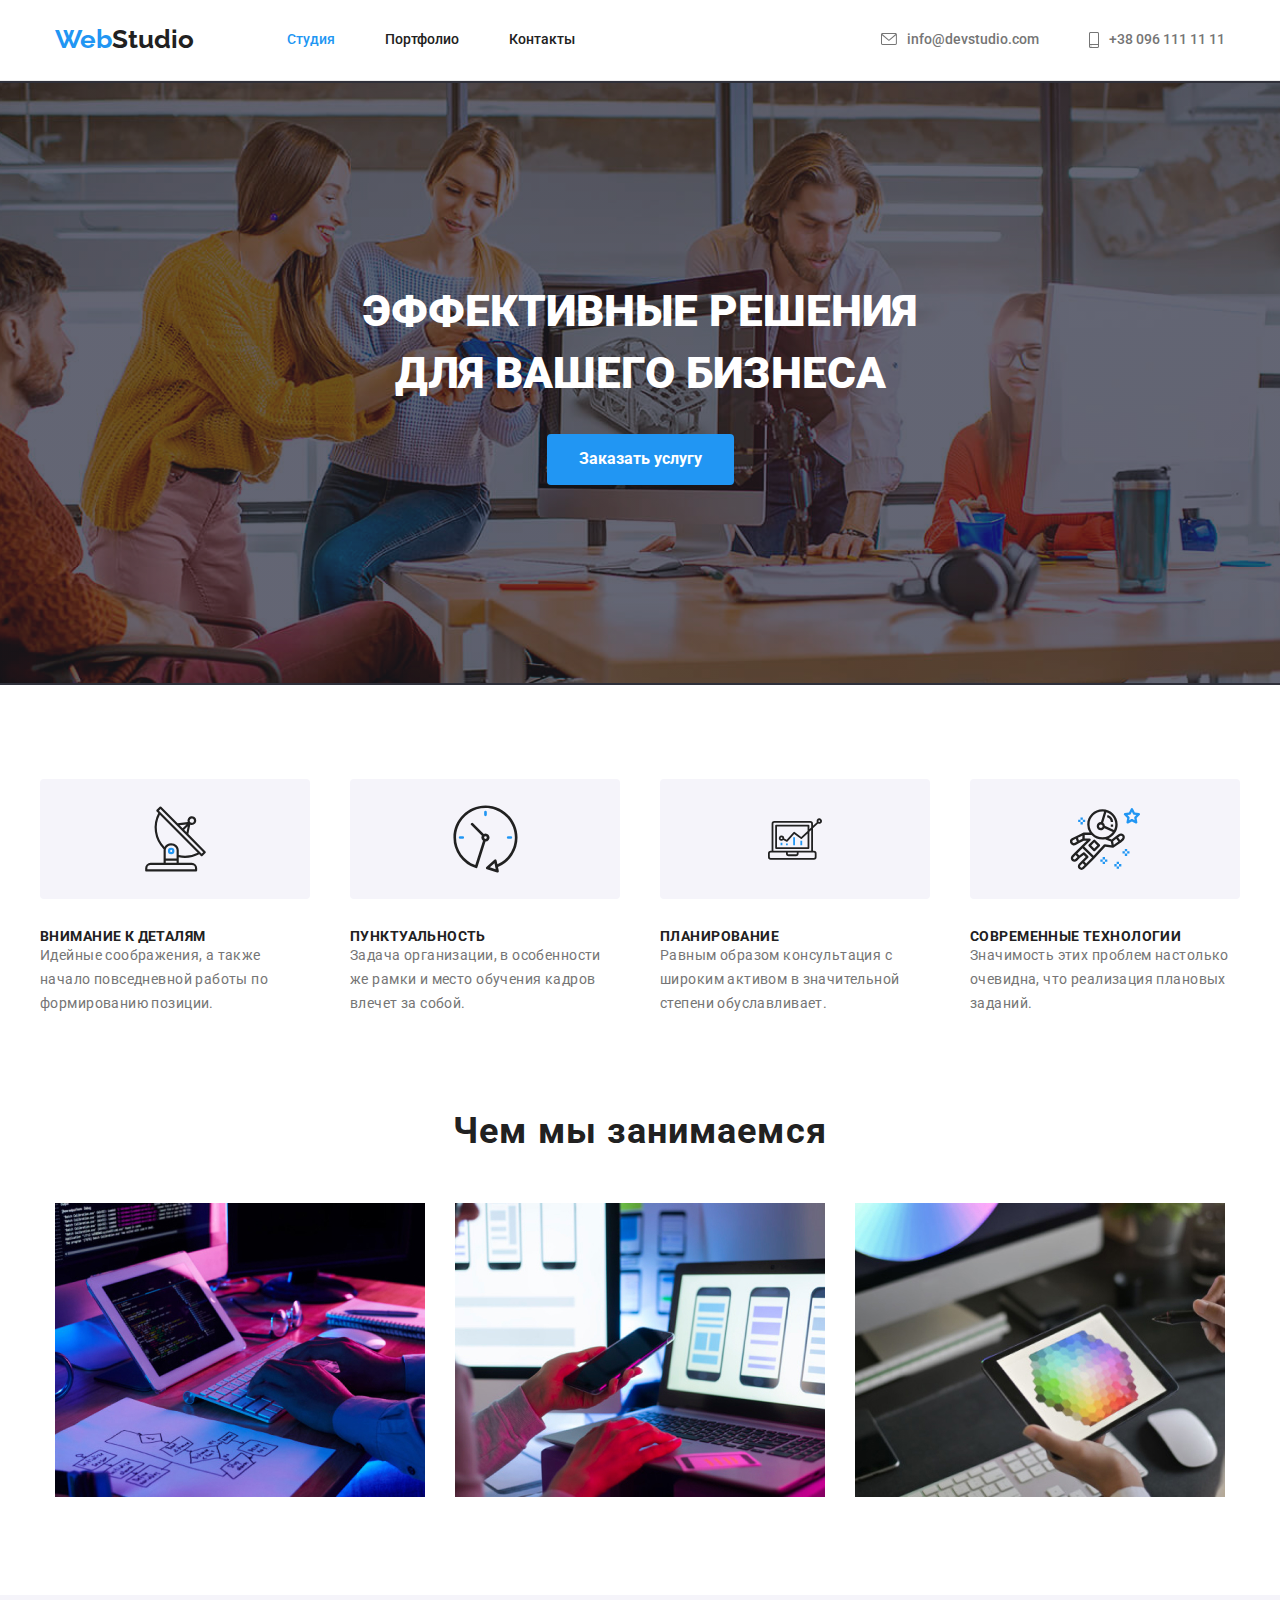
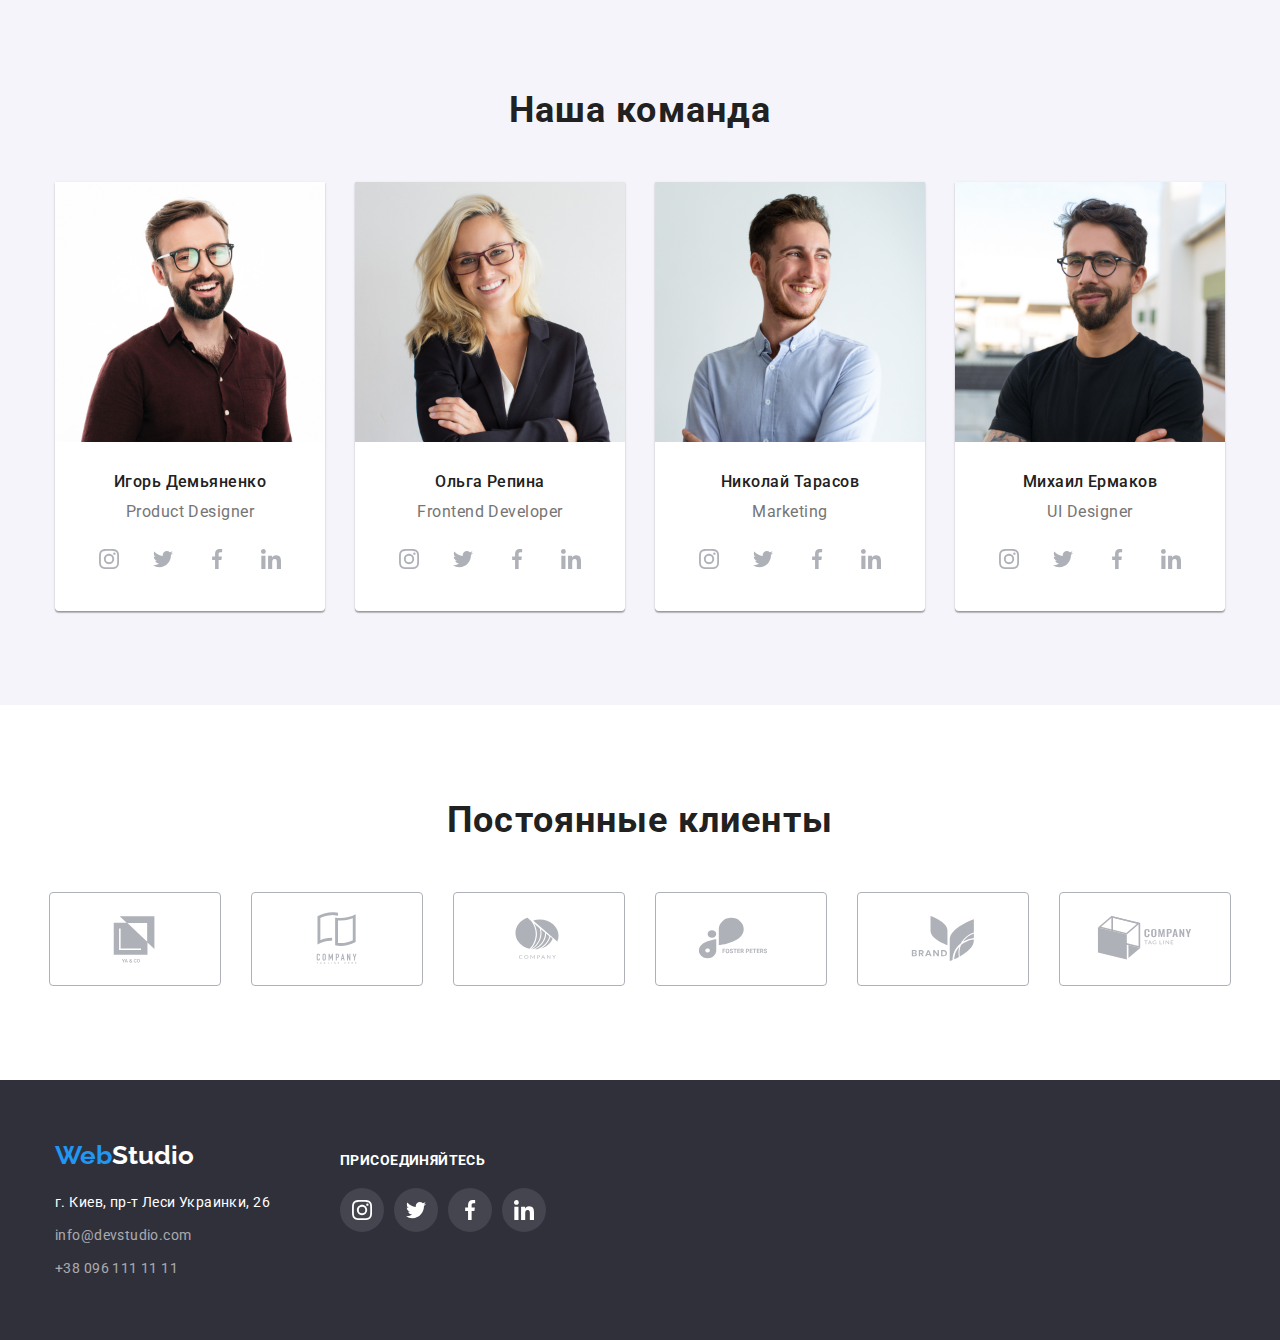
<file: index.html>
<!DOCTYPE html>
<html lang="ru">
  <head>
    <meta charset="UTF-8" />
    <meta http-equiv="X-UA-Compatible" content="IE=edge" />
    <meta name="viewport" content="width=device-width, initial-scale=1.0" />
    <title>WebStudio</title>
    <link rel="preconnect" href="https://fonts.googleapis.com" />
    <link rel="preconnect" href="https://fonts.gstatic.com" crossorigin />
    <link
      href="https://fonts.googleapis.com/css2?family=Raleway:wght@700&family=Roboto:wght@400;500;700;900&display=swap"
      rel="stylesheet"
    />
    <link
      rel="stylesheet"
      href="https://cdnjs.cloudflare.com/ajax/libs/modern-normalize/1.1.0/modern-normalize.min.css"
    />
    <link rel="stylesheet" href="./css/styles.css" />
  </head>
  <body>
    <header class="header">
      <!--Navbar-->
      <div class="container head">
        <a href="/" class="logo-header"><span class="logo">Web</span>Studio</a>
        <nav class="main-nav">
          <ul class="site-nav list">
            <li class="item">
              <a href="./index.html" class="nav-link link current">Студия</a>
            </li>
            <li class="item">
              <a href="./portfolio.html" class="nav-link link">Портфолио</a>
            </li>
            <li class="item"><a href="" class="nav-link link">Контакты</a></li>
          </ul>
        </nav>
        <ul class="header-contacts list">
          <li class="item">
            <a href="mailto:info@devstudio.com" class="contact-link mail">
              <svg width="16px" height="12px">
                <use href="./images/icons/icons.svg#icon-envelope"></use>
              </svg>
              <span> info@devstudio.com </span>
            </a>
          </li>
          <li class="item">
            <a href="tel:+380961111111" class="contact-link phone">
              <svg width="10px" height="16px">
                <use href="./images/icons/icons.svg#icon-smartphone"></use>
              </svg>
              <span> +38 096 111 11 11 </span></a
            >
          </li>
        </ul>
      </div>
    </header>

    <!--Main-->

    <main class="layout">
      <section class="section-hero">
        <h1 class="hero-title">
          эффективные решения <br />
          для вашего бизнеса
        </h1>
        <button type="button" class="primary-button button">
          Заказать услугу
        </button>
      </section>
      <section class="section-benefits container">
        <h2 class="hidden-heading">Наши преимущества</h2>
        <ul class="benefit-list list">
          <li class="benefit-box">
            <div class="icon-antenna">
              <svg width="65px" height="70px">
                <use href="./images/icons/icons.svg#icon-antenna"></use>
              </svg>
            </div>
            <h3 class="benefit-title">внимание к деталям</h3>
            <p class="benefit-description">
              Идейные соображения, а также начало повседневной работы по
              формированию позиции.
            </p>
          </li>
          <li class="benefit-box">
            <div class="icon-clock">
              <svg width="67px" height="70px">
                <use href="./images/icons/icons.svg#icon-clock"></use>
              </svg>
            </div>
            <h3 class="benefit-title">пунктуальность</h3>
            <p class="benefit-description">
              Задача организации, в особенности же рамки и место обучения кадров
              влечет за собой.
            </p>
          </li>
          <li class="benefit-box">
            <div class="icon-diagram">
              <svg width="70px" height="54px">
                <use href="./images/icons/icons.svg#icon-diagram"></use>
              </svg>
            </div>
            <h3 class="benefit-title">планирование</h3>
            <p class="benefit-description">
              Равным образом консультация с широким активом в значительной
              степени обуславливает.
            </p>
          </li>
          <li class="benefit-box">
            <div class="icon-astronaut">
              <svg width="70px" height="70px">
                <use href="./images/icons/icons.svg#icon-astronaut"></use>
              </svg>
            </div>
            <h3 class="benefit-title">современные технологии</h3>
            <p class="benefit-description">
              Значимость этих проблем настолько очевидна, что реализация
              плановых заданий.
            </p>
          </li>
        </ul>
      </section>

      <!--What we do-->

      <section class="section-about">
        <div class="container">
          <h2 class="title">Чем мы занимаемся</h2>
          <ul class="about-list list">
            <li>
              <img
                src="./images/img.jpg"
                alt="Чем мы занимаемся 1"
                width="370"
                height="294"
              />
            </li>
            <li>
              <img
                src="./images/img1.jpg"
                alt="Чем мы занимаемся 2"
                width="370"
                height="294"
              />
            </li>
            <li>
              <img
                src="./images/img2.jpg"
                alt="Чем мы занимаемся 3"
                width="370"
                height="294"
              />
            </li>
          </ul>
        </div>
      </section>

      <!--Team-->

      <section class="section-team">
        <div class="container">
          <h2 class="title">Наша команда</h2>
          <ul class="team-list list">
            <li class="team-box">
              <img
                src="./images/ihor.jpg"
                alt="Игорь Демьяненко"
                class="teammate-photo"
                width="270"
              />
              <div class="team-text">
                <h3 class="teammate-name">Игорь Демьяненко</h3>
                <p class="teammate-position">Product Designer</p>
              </div>
              <div class="team-social-box">
                <a href="" class="teammate-social">
                  <svg class="link-instagram" height="20px" width="20px">
                    <use href="./images/icons/icons.svg#icon-instagram"></use>
                  </svg>
                </a>
                <a href="" class="teammate-social">
                  <svg class="link-twitter" height="20px" width="20px">
                    <use href="./images/icons/icons.svg#icon-twitter"></use>
                  </svg>
                </a>
                <a href="" class="teammate-social">
                  <svg class="link-facebook" height="20px" width="20px">
                    <use href="./images/icons/icons.svg#icon-facebook"></use>
                  </svg>
                </a>
                <a href="" class="teammate-social">
                  <svg class="link-linkedin" height="20px" width="20px">
                    <use href="./images/icons/icons.svg#icon-linkedin"></use>
                  </svg>
                </a>
              </div>
            </li>
            <li class="team-box">
              <img
                src="./images/olha.jpg"
                alt="Ольга Репина"
                class="teammate-photo"
                width="270"
              />
              <div class="team-text">
                <h3 class="teammate-name">Ольга Репина</h3>
                <p class="teammate-position">Frontend Developer</p>
              </div>
              <div class="team-social-box">
                <a href="" class="teammate-social">
                  <svg class="link-instagram" height="20px" width="20px">
                    <use href="./images/icons/icons.svg#icon-instagram"></use>
                  </svg>
                </a>
                <a href="" class="teammate-social">
                  <svg class="link-twitter" height="20px" width="20px">
                    <use href="./images/icons/icons.svg#icon-twitter"></use>
                  </svg>
                </a>
                <a href="" class="teammate-social">
                  <svg class="link-facebook" height="20px" width="20px">
                    <use href="./images/icons/icons.svg#icon-facebook"></use>
                  </svg>
                </a>
                <a href="" class="teammate-social">
                  <svg class="link-linkedin" height="20px" width="20px">
                    <use href="./images/icons/icons.svg#icon-linkedin"></use>
                  </svg>
                </a>
              </div>
            </li>
            <li class="team-box">
              <img
                src="./images/nikolay.jpg"
                alt="Николай Тарасов"
                class="teammate-photo"
                width="270"
              />
              <div class="team-text">
                <h3 class="teammate-name">Николай Тарасов</h3>
                <p class="teammate-position">Marketing</p>
              </div>
              <div class="team-social-box">
                <a href="" class="teammate-social">
                  <svg class="link-instagram" height="20px" width="20px">
                    <use href="./images/icons/icons.svg#icon-instagram"></use>
                  </svg>
                </a>
                <a href="" class="teammate-social">
                  <svg class="link-twitter" height="20px" width="20px">
                    <use href="./images/icons/icons.svg#icon-twitter"></use>
                  </svg>
                </a>
                <a href="" class="teammate-social">
                  <svg class="link-facebook" height="20px" width="20px">
                    <use href="./images/icons/icons.svg#icon-facebook"></use>
                  </svg>
                </a>
                <a href="" class="teammate-social">
                  <svg class="link-linkedin" height="20px" width="20px">
                    <use href="./images/icons/icons.svg#icon-linkedin"></use>
                  </svg>
                </a>
              </div>
            </li>
            <li class="team-box">
              <img
                src="./images/mykhail.jpg"
                alt="Михаил Ермаков"
                class="teammate-photo"
                width="270"
              />
              <div class="team-text">
                <h3 class="teammate-name">Михаил Ермаков</h3>
                <p class="teammate-position">UI Designer</p>
              </div>
              <div class="team-social-box">
                <a href="" class="teammate-social">
                  <svg class="link-instagram" height="20px" width="20px">
                    <use href="./images/icons/icons.svg#icon-instagram"></use>
                  </svg>
                </a>
                <a href="" class="teammate-social">
                  <svg class="link-twitter" height="20px" width="20px">
                    <use href="./images/icons/icons.svg#icon-twitter"></use>
                  </svg>
                </a>
                <a href="" class="teammate-social">
                  <svg class="link-facebook" height="20px" width="20px">
                    <use href="./images/icons/icons.svg#icon-facebook"></use>
                  </svg>
                </a>
                <a href="" class="teammate-social">
                  <svg class="link-linkedin" height="20px" width="20px">
                    <use href="./images/icons/icons.svg#icon-linkedin"></use>
                  </svg>
                </a>
              </div>
            </li>
          </ul>
        </div>
      </section>
      <section class="section-clients">
        <h2 class="title">Постоянные клиенты</h2>
        <div class="container clients-box">
          <a href=" " class="client-link">
            <svg class="icon-company_1" width="106" height="60">
              <use href="./images/icons/icons.svg#icon-company_1"></use>
            </svg>
          </a>
          <a href="" class="client-link">
            <svg class="icon-company_2" width="106" height="60">
              <use href="./images/icons/icons.svg#icon-company_2"></use>
            </svg>
          </a>
          <a href="" class="client-link">
            <svg class="icon-company_3" width="106" height="60">
              <use href="./images/icons/icons.svg#icon-company_3"></use>
            </svg>
          </a>
          <a href="" class="client-link">
            <svg class="icon-company_4" width="106" height="60">
              <use href="./images/icons/icons.svg#icon-company_4"></use>
            </svg>
          </a>
          <a href="" class="client-link">
            <svg class="icon-company_5" width="106" height="60">
              <use href="./images/icons/icons.svg#icon-company_5"></use>
            </svg>
          </a>
          <a href="" class="client-link">
            <svg class="icon-company_6" width="106" height="60">
              <use href="./images/icons/icons.svg#icon-company_6"></use>
            </svg>
          </a>
        </div>
      </section>
    </main>

    <!--Footer-->

    <footer class="footer">
      <div class="container">
        <div class="footer-address">
          <a href="/" class="logo-footer"
            ><span class="logo">Web</span>Studio</a
          >
          <address class="address">
            <ul class="footer-contacts list">
              <li class="list-item">
                <a
                  href="https://www.google.com.ua/maps/place/бул.+Леси+Украинки,+26,+Киев,+02000/@50.4265841,30.5361918,17z"
                  class="address-link"
                  >г. Киев, пр-т Леси Украинки, 26</a
                >
              </li>
              <li class="list-item">
                <a href="mailto:info@devstudio.com" class="contact-link link"
                  >info@devstudio.com</a
                >
              </li>
              <li class="list-item">
                <a href="tel:+380961111111" class="contact-link link"
                  >+38 096 111 11 11</a
                >
              </li>
            </ul>
          </address>
        </div>
        <div class="footer-social">
          <h2 class="footer-heading">присоединяйтесь</h2>
          <ul class="list-social list">
            <li class="social-item">
              <a href="" class="studio-social">
                <svg class="link-instagram" height="20px" width="20px">
                  <use href="./images/icons/icons.svg#icon-instagram"></use>
                </svg>
              </a>
            </li>
            <li class="social-item">
              <a href="" class="studio-social">
                <svg class="link-twitter" height="20px" width="20px">
                  <use href="./images/icons/icons.svg#icon-twitter"></use>
                </svg>
              </a>
            </li>

            <li class="social-item">
              <a href="" class="studio-social">
                <svg class="link-facebook" height="20px" width="20px">
                  <use href="./images/icons/icons.svg#icon-facebook"></use>
                </svg>
              </a>
            </li>
            <li class="social-item">
              <a href="" class="studio-social">
                <svg class="link-linkedin" height="20px" width="20px">
                  <use href="./images/icons/icons.svg#icon-linkedin"></use>
                </svg>
              </a>
            </li>
          </ul>
        </div>
      </div>
    </footer>
  </body>
</html>
</file>
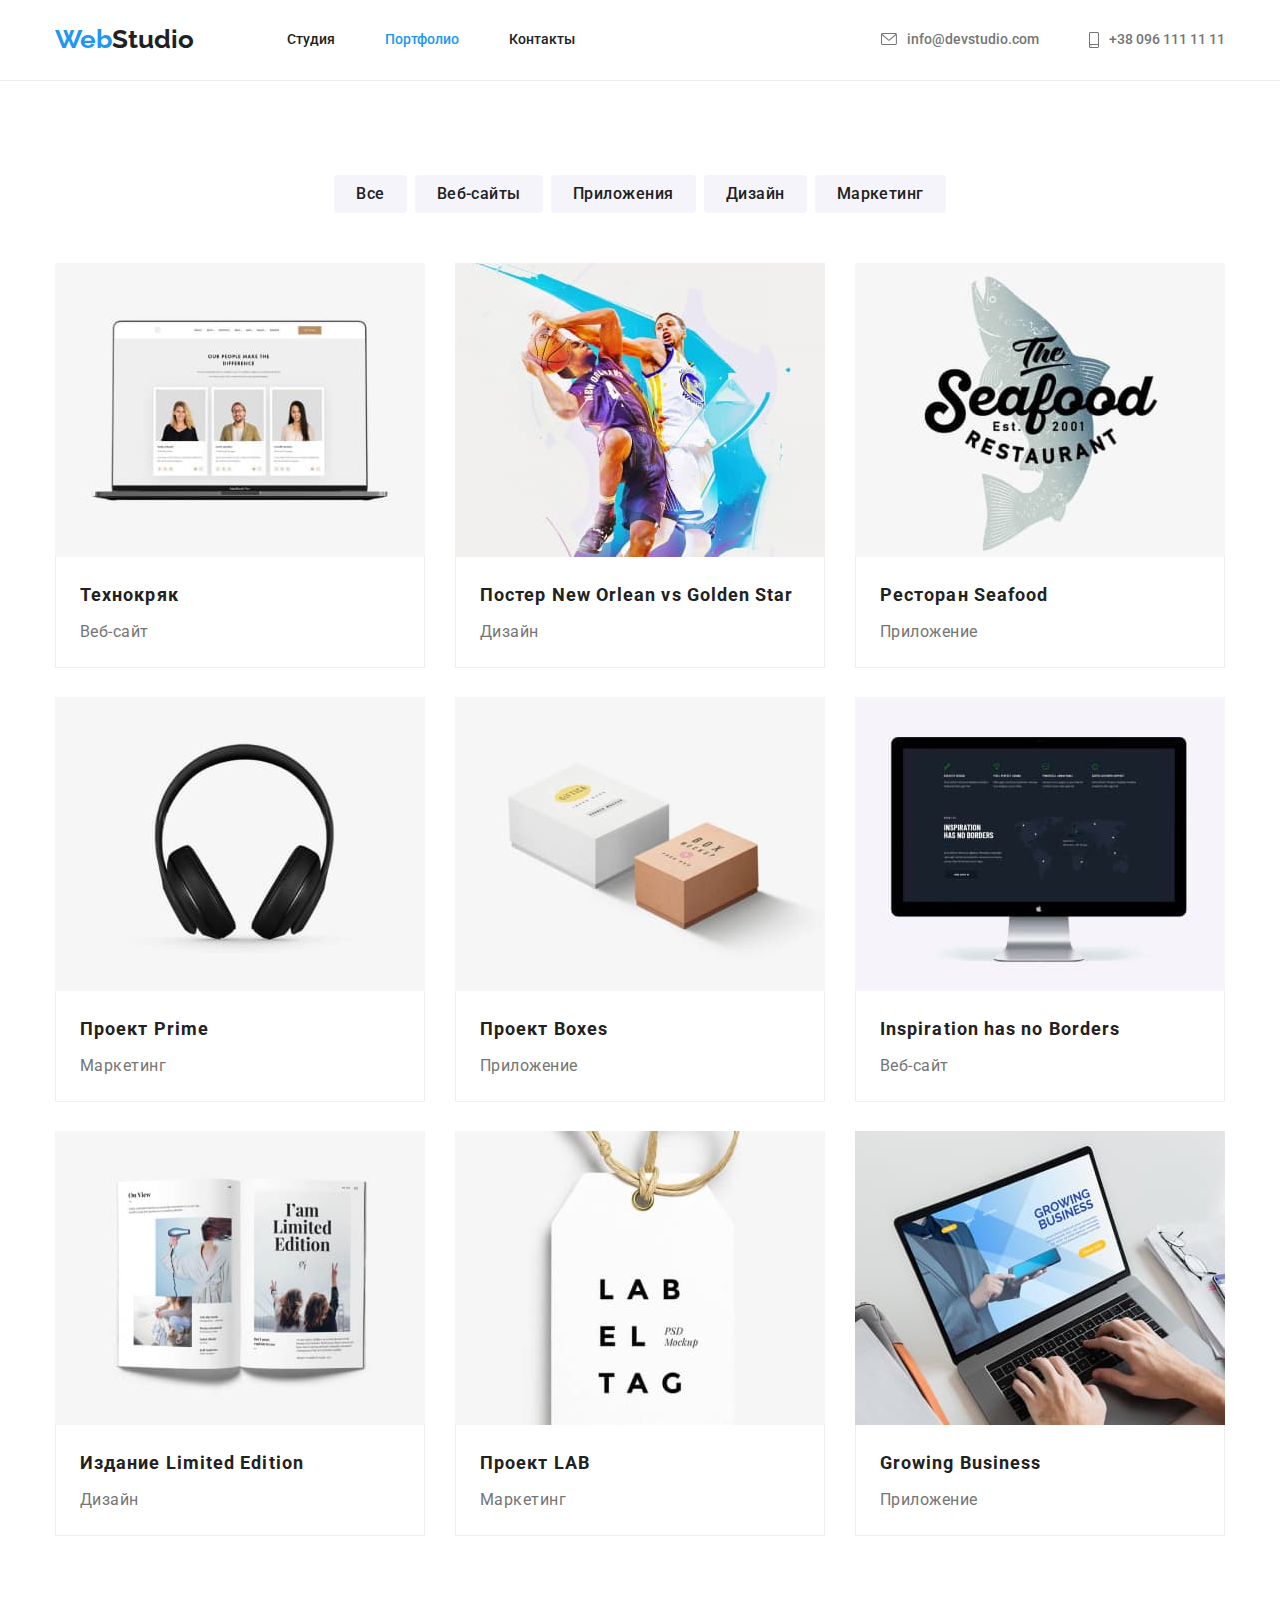
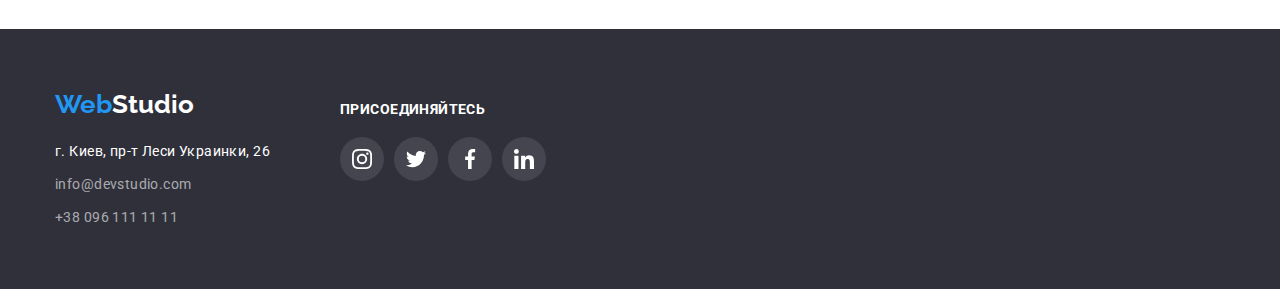
<file: portfolio.html>
<!DOCTYPE html>
<html lang="en">
  <head>
    <meta charset="UTF-8" />
    <meta http-equiv="X-UA-Compatible" content="IE=edge" />
    <meta name="viewport" content="width=device-width, initial-scale=1.0" />
    <title>Portfolio</title>
    <link rel="preconnect" href="https://fonts.googleapis.com" />
    <link rel="preconnect" href="https://fonts.gstatic.com" crossorigin />
    <link
      href="https://fonts.googleapis.com/css2?family=Raleway:wght@700&family=Roboto:wght@400;500;700&display=swap"
      rel="stylesheet"
    />
    <link
      rel="stylesheet"
      href="https://cdnjs.cloudflare.com/ajax/libs/modern-normalize/1.1.0/modern-normalize.min.css"
    />
    <link rel="stylesheet" href="./css/styles.css" />
  </head>
  <body>
    <header class="header">
      <!--Navbar-->
      <div class="container head">
        <a href="/" class="logo-header"><span class="logo">Web</span>Studio</a>
        <nav class="main-nav">
          <ul class="site-nav list">
            <li class="item">
              <a href="./index.html" class="nav-link link">Студия</a>
            </li>
            <li class="item">
              <a href="./portfolio.html" class="nav-link link current"
                >Портфолио</a
              >
            </li>
            <li class="item">
              <a href="" class="nav-link link">Контакты</a>
            </li>
          </ul>
        </nav>
        <ul class="header-contacts list">
          <li class="item">
            <a href="mailto:info@devstudio.com" class="contact-link mail">
              <svg width="16px" height="12px">
                <use href="./images/icons/icons.svg#icon-envelope"></use>
              </svg>
              <span>info@devstudio.com</span>
            </a>
          </li>
          <li class="item">
            <a href="tel:+380961111111" class="contact-link phone">
              <svg width="10px" height="16px">
                <use href="./images/icons/icons.svg#icon-smartphone"></use>
              </svg>
              <span> +38 096 111 11 11 </span></a
            >
          </li>
        </ul>
      </div>
    </header>
    <main class="layout">
      <section class="portfolio-section">
        <div class="container portfolio-container">
          <h1 class="hidden-heading">Портфолио</h1>
          <ul class="button-list list">
            <li class="button-item">
              <button type="button" class="secondary-button button">Все</button>
            </li>
            <li class="button-item">
              <button type="button" class="secondary-button button">
                Веб-сайты
              </button>
            </li>
            <li class="button-item">
              <button type="button" class="secondary-button button">
                Приложения
              </button>
            </li>
            <li class="button-item">
              <button type="button" class="secondary-button button">
                Дизайн
              </button>
            </li>
            <li class="button-item">
              <button type="button" class="secondary-button button">
                Маркетинг
              </button>
            </li>
          </ul>
          <ul class="portfolio-list list">
            <li class="portfolio-box">
              <a href="" class="portfolio-link">
                <img
                  src="./images/Portfolio/tehnocryack.jpg"
                  alt="технокряк"
                  width="370"
                  class="portfolio-card"
                />
              </a>
              <div class="portfolio-text">
                <h2 class="portfolio-example">Технокряк</h2>
                <p class="example-type">Веб-сайт</p>
              </div>
            </li>
            <li class="portfolio-box">
              <a href="" class="portfolio-link">
                <img
                  src="./images/Portfolio/neworlean.jpg"
                  alt="Постер New Orlean vs Golden Star"
                  width="370"
                  class="portfolio-card"
                />
              </a>
              <div class="portfolio-text">
                <h2 class="portfolio-example">
                  Постер New Orlean vs Golden Star
                </h2>
                <p class="example-type">Дизайн</p>
              </div>
            </li>
            <li class="portfolio-box">
              <a href="" class="portfolio-link">
                <img
                  src="./images/Portfolio/seafood.jpg"
                  alt="Ресторан Seafood"
                  width="370"
                  class="portfolio-card"
                />
              </a>

              <div class="portfolio-text">
                <h2 class="portfolio-example">Ресторан Seafood</h2>
                <p class="example-type">Приложение</p>
              </div>
            </li>
            <li class="portfolio-box">
              <a href="" class="portfolio-link">
                <img
                  src="./images/Portfolio/headphones.jpg"
                  alt="Проект Prime"
                  width="370"
                  class="portfolio-card"
                />
              </a>

              <div class="portfolio-text">
                <h2 class="portfolio-example">Проект Prime</h2>
                <p class="example-type">Маркетинг</p>
              </div>
            </li>
            <li class="portfolio-box">
              <a href="" class="portfolio-link">
                <img
                  src="./images/Portfolio/boxes.jpg"
                  alt="Проект Boxes"
                  width="370"
                  class="portfolio-card"
                />
              </a>

              <div class="portfolio-text">
                <h2 class="portfolio-example">Проект Boxes</h2>
                <p class="example-type">Приложение</p>
              </div>
            </li>
            <li class="portfolio-box">
              <a href="" class="portfolio-link">
                <img
                  src="./images/Portfolio/inspiration.jpg"
                  alt="Inspiration has no Borders"
                  width="370"
                  class="portfolio-card"
                />
              </a>

              <div class="portfolio-text">
                <h2 class="portfolio-example">Inspiration has no Borders</h2>
                <p class="example-type">Веб-сайт</p>
              </div>
            </li>
            <li class="portfolio-box">
              <a href="" class="portfolio-link">
                <img
                  src="./images/Portfolio/limitededition.jpg"
                  alt="Издание Limited Edition"
                  width="370"
                  class="portfolio-card"
                />
              </a>

              <div class="portfolio-text">
                <h2 class="portfolio-example">Издание Limited Edition</h2>
                <p class="example-type">Дизайн</p>
              </div>
            </li>
            <li class="portfolio-box">
              <a href="" class="portfolio-link">
                <img
                  src="./images/Portfolio/lab.jpg"
                  alt="Проект LAB"
                  width="370"
                  class="portfolio-card"
                />
              </a>

              <div class="portfolio-text">
                <h2 class="portfolio-example">Проект LAB</h2>
                <p class="example-type">Маркетинг</p>
              </div>
            </li>
            <li class="portfolio-box">
              <a href="" class="portfolio-link">
                <img
                  src="./images/Portfolio/growingbusiness.jpg"
                  alt="Growing Business"
                  width="370"
                  class="portfolio-card"
                />
              </a>

              <div class="portfolio-text">
                <h2 class="portfolio-example">Growing Business</h2>
                <p class="example-type">Приложение</p>
              </div>
            </li>
          </ul>
        </div>
      </section>
    </main>
    <footer class="footer">
      <div class="container">
        <div class="footer-address">
          <a href="/" class="logo-footer"
            ><span class="logo">Web</span>Studio</a
          >
          <address class="address">
            <ul class="footer-contacts list">
              <li class="list-item">
                <a
                  href="https://www.google.com.ua/maps/place/бул.+Леси+Украинки,+26,+Киев,+02000/@50.4265841,30.5361918,17z"
                  class="address-link"
                  >г. Киев, пр-т Леси Украинки, 26</a
                >
              </li>
              <li class="list-item">
                <a href="mailto:info@devstudio.com" class="contact-link link"
                  >info@devstudio.com</a
                >
              </li>
              <li class="list-item">
                <a href="tel:+380961111111" class="contact-link link"
                  >+38 096 111 11 11</a
                >
              </li>
            </ul>
          </address>
        </div>
        <div class="footer-social">
          <h2 class="footer-heading">присоединяйтесь</h2>
          <ul class="list-social list">
            <li class="social-item">
              <a href="" class="studio-social">
                <svg class="link-instagram" width="20px" height="20px">
                  <use href="./images/icons/icons.svg#icon-instagram"></use>
                </svg>
              </a>
            </li>
            <li class="social-item">
              <a href="" class="studio-social">
                <svg class="link-twitter" width="20px" height="20px">
                  <use href="./images/icons/icons.svg#icon-twitter"></use>
                </svg>
              </a>
            </li>

            <li class="social-item">
              <a href="" class="studio-social">
                <svg class="link-facebook" width="20px" height="20px">
                  <use href="./images/icons/icons.svg#icon-facebook"></use>
                </svg>
              </a>
            </li>
            <li class="social-item">
              <a href="" class="studio-social">
                <svg class="link-linkedin" width="20px" height="20px">
                  <use href="./images/icons/icons.svg#icon-linkedin"></use>
                </svg>
              </a>
            </li>
          </ul>
        </div>
      </div>
    </footer>
  </body>
</html>
</file>
<file: css/styles.css>
:root {
  --primary-text-color: #212121;
  --secondary-text-color: #757575;

  --accent-color: #2196f3;
  --primary-white-color: #ffffff;
  --background-main-color: #e5e5e5;
  --background-secondary-color: #f5f4fa;
  --background-hero-color: #2f303a;
  --bcgr-btn-hvr: #188ce8;
  --border-primary: #eeeeee;
  --border-secondary: #ececec;
  --footer-contact: rgba(255, 255, 255, 0.6);
  --social-icons-primary: rgba(175, 177, 184, 1);
  --footer-social-transparent: rgba(255, 255, 255, 0.1);
}
body {
  font-family: "Roboto", Arial, Helvetica, sans-serif;
  color: var(--primary-text-color);
}
h1,
h2,
h3,
h4,
h5,
h6,
p,
ul {
  margin: 0;
  padding: 0;
}

a {
  text-decoration: none;
}

.list {
  list-style: none;
}

.title {
  margin-bottom: 50px;
}
.button {
  border: none;
  cursor: pointer;
}
.title {
  color: var(--primary-text-color);
  font-weight: 700;
  font-size: 36px;
  line-height: 1.2;
  text-align: center;
  letter-spacing: 0.03em;
}
/* Header */
.header {
  padding: 24px 0 25px 0;
  border-bottom: 1px solid var(--border-secondary);
}
/* Logo */
.logo-header,
.logo-footer {
  font-family: Raleway;
  font-weight: 700;
  font-size: 26px;
  line-height: 1.2;
}
.logo-footer {
  color: var(--primary-white-color);
}
.logo-header {
  color: var(--primary-text-color);
}

.logo {
  color: var(--accent-color);
}

/* Site nav */

.container {
  margin-left: auto;
  margin-right: auto;
  width: 1200px;
  padding: 0 15px;
}

.container.head {
  display: flex;
  justify-content: space-between;
  align-items: center;
}

.logo-header {
  margin-right: 93px;
}

.main-nav {
  display: flex;
  align-items: center;
}
.site-nav {
  display: flex;
}

.nav-link {
  display: block;
  color: var(--primary-text-color);
  font-weight: 500;
  font-size: 14px;
  line-height: 1.1;
  cursor: pointer;
}

.site-nav .item:not(:last-child) {
  margin-right: 50px;
}

.site-nav .current {
  color: var(--accent-color);
}
.site-nav .link:hover,
.site-nav .link:focus {
  color: var(--accent-color);
}

.header-contacts {
  display: flex;
  margin-left: auto;
}

.header-contacts .item:not(:last-child) {
  margin-right: 50px;
}

.header-contacts .contact-link {
  color: var(--secondary-text-color);
  font-weight: 500;
  font-size: 14px;
  line-height: 1.1;
}
.header-contacts .contact-link:hover,
.header-contacts .contact-link:focus {
  color: var(--accent-color);
}
.contact-link:hover svg,
.contact-link:focus svg {
  fill: var(--accent-color);
}
.contact-link svg,
.contact-link svg {
  fill: var(--secondary-text-color);
}

.contact-link.mail {
  display: flex;
  align-items: center;
}
.contact-link.phone {
  display: flex;
  align-items: center;
}

.item .contact-link svg {
  margin-right: 10px;
}

/*
.contact-link.mail::before {
  width: 16px;
  height: 12px;
  content: "";
  background-image: url(../images/icons/icons.svg#icon-envelope);
  background-size: contain;
  fill: var(--secondary-text-color);
  margin-right: 10px;
}
*/

/* Section Hero */
.section-hero {
  background-image: linear-gradient(
      to right,
      rgba(47, 48, 58, 0.4),
      rgba(47, 48, 58, 0.4)
    ),
    url(../images/bgimage.png);
  background-repeat: no-repeat;
  background-position: center center;
  background-color: var(--background-hero-color);
  padding: 200px 0;
}
.section-hero .hero-title {
  color: var(--primary-white-color);
  font-weight: 900;
  font-size: 44px;
  line-height: 1.4;
  text-align: center;
  margin-bottom: 30px;
  text-transform: uppercase;
}
.primary-button {
  color: var(--primary-white-color);
  background-color: var(--accent-color);
  font-family: inherit;
  font-weight: 700;
  font-size: 16px;
  line-height: 1.9;
  border-radius: 4px;
  padding: 10px 32px;
  display: block;
  margin: 0 auto;
}

.primary-button:hover,
.primary-button:focus {
  color: var(--primary-white-color);
  background-color: var(--bcgr-btn-hvr);
}

/* Benefits Section*/
.section-benefits {
  padding: 94px 0 47px 0;
}
.hidden-heading {
  visibility: hidden;
  font-size: 0;
}
.benefit-list {
  display: flex;
  justify-content: space-between;
}
.benefit-box {
  width: 270px;
}
.benefit-title {
  color: var(--primary-text-color);
  font-weight: 700;
  font-size: 14px;
  line-height: 1.1;
  letter-spacing: 0.03em;
  text-transform: uppercase;
}

.icon-antenna {
  height: 120px;
  background-color: var(--background-secondary-color);
  display: flex;
  justify-content: center;
  align-items: center;
  margin-bottom: 30px;
  border-radius: 4px;
}

.icon-clock {
  height: 120px;
  background-color: var(--background-secondary-color);
  display: flex;
  justify-content: center;
  align-items: center;
  margin-bottom: 30px;
  border-radius: 4px;
}
.icon-diagram {
  height: 120px;
  background-color: var(--background-secondary-color);
  display: flex;
  justify-content: center;
  align-items: center;
  margin-bottom: 30px;
  border-radius: 4px;
}
.icon-astronaut {
  height: 120px;
  background-color: var(--background-secondary-color);
  display: flex;
  justify-content: center;
  align-items: center;
  margin-bottom: 30px;
  border-radius: 4px;
}
/*
.benefit-box::before {
  content: "";
  display: flex;
  width: 270px;
  height: 120px;
  background-repeat: no-repeat;
  background-position: center;
  margin-bottom: 30px;
  background-color: var(--background-secondary-color);
  border-radius: 4px;
}
.icon-antenna::before {
  background-image: url(../images/icons/icons.svg#icon-antenna);
  fill: #2196f3;
}
*/
.benefit-description {
  color: var(--secondary-text-color);
  font-weight: 400;
  font-size: 14px;
  line-height: 1.7;
  letter-spacing: 0.03em;
  margin-top: 10;
}

/* What we do Section*/
.section-about {
  background-color: var(--primary-white-color);
  padding: 47px 0 94px 0;
}

.about-list {
  display: flex;
  justify-content: space-between;
}

/* Team Section*/

.section-team {
  background-color: var(--background-secondary-color);
  padding: 94px 0;
}

.teammate-name {
  color: var(--primary-text-color);
  font-weight: 500;
  font-size: 16px;
  line-height: 1.2;
  text-align: center;
  letter-spacing: 0.03em;
  margin-bottom: 10px;
}

.teammate-position {
  color: var(--secondary-text-color);
  font-size: 16px;
  line-height: 1.2;

  text-align: center;
  letter-spacing: 0.03em;
}

.team-box {
  background-color: var(--primary-white-color);
  display: flex;
  flex-direction: column;
  box-shadow: 0px 1px 3px rgba(0, 0, 0, 0.12), 0px 1px 1px rgba(0, 0, 0, 0.14),
    0px 2px 1px rgba(0, 0, 0, 0.2);
  border-radius: 0px 0px 4px 4px;
}

.team-list {
  display: flex;
  justify-content: space-between;
}
.team-text {
  padding: 30px 0 16px 0;
}
.team-social-box {
  display: flex;
  width: 100%;
  justify-content: space-between;
  padding: 0 32px 30px 32px;
}
.teammate-social {
  width: 44px;
  height: 44px;
  border-radius: 100%;
  display: flex;
  justify-content: center;
  align-items: center;
  background-color: var(--primary-white-color);
}
.teammate-social svg {
  fill: var(--social-icons-primary);
}
.teammate-social:hover,
.teammate-social:focus {
  background-color: var(--accent-color);
}
.teammate-social:hover svg,
.teammate-social:focus svg {
  fill: var(--primary-white-color);
}
/* .teammate-social svg {
  height: 20px;
  width: 20px;
} */

/*ПОСТОЯНННЫЕ КЛИЕНТЫ*/
.section-clients {
  padding: 94px 0;
}

.clients-box {
  display: flex;
  justify-content: center;
  align-items: center;
}
.client-link {
  /* width: 170px;
  height: 92px;
  border: 1px solid var(--social-icons-primary);
  border-radius: 4px;
  */
  padding: 16px 32px;
  display: flex;
  justify-content: center;
  align-items: center;
  border-radius: 4px;
  border: 1px solid var(--social-icons-primary);
}
.client-link:not(:last-child) {
  margin-right: 30px;
}
.client-link svg {
  fill: var(--social-icons-primary);
}
.client-link:hover,
.client-link:focus {
  border-color: var(--accent-color);
}
.client-link:hover svg,
.client-link:focus svg {
  fill: var(--accent-color);
}

/* .icon-company_1 {
  padding: 23px 65px;
}
.icon-company_2 {
  padding: 19px 65px;
}
.icon-company_3 {
  padding: 25px 65px;
}
.icon-company_4 {
  padding: 25px 43px;
}
.icon-company_5 {
  padding: 23px 53px;
}
.icon-company_6 {
  padding: 23px 38px;
} */

/* Footer */

.footer {
  background-color: var(--background-hero-color);
  padding: 60px 0;
}

.address {
  font-style: normal;
  margin-top: 20px;
}

.footer-contacts .address-link {
  color: var(--primary-white-color);
  font-size: 14px;
  line-height: 1.7;
  letter-spacing: 0.03em;
}
.footer-contacts .contact-link {
  color: var(--footer-contact);
  font-size: 14px;
  line-height: 1.7;
  letter-spacing: 0.03em;
}

.footer-contacts .contact-link:hover,
.footer-contacts .contact-link:focus {
  color: var(--accent-color);
}

.footer-contacts .address-link:hover,
.footer-contacts .address-link:focus {
  color: var(--accent-color);
}

.list-item:not(:last-child) {
  margin-bottom: 9px;
}
.list-social {
  display: flex;
  flex-wrap: wrap;
}
.studio-social {
  width: 44px;
  height: 44px;
  border-radius: 100%;
  display: flex;
  justify-content: center;
  align-items: center;
  background-color: var(--primary-white-color);
}
.footer .container {
  display: flex;
}
.footer-address {
  justify-content: left;
}
.footer-social {
  margin-left: 70px;
}

.footer-heading {
  font-weight: bold;
  font-size: 14px;
  line-height: 16px;
  letter-spacing: 0.03em;
  text-transform: uppercase;
  color: var(--primary-white-color);
  padding: 12px 0 20px 0;
}
.social-item:not(:last-child) {
  margin-right: 10px;
}
.studio-social {
  background-color: var(--footer-social-transparent);
}

.studio-social svg {
  fill: var(--primary-white-color);
}
.studio-social:hover,
.studio-social:focus {
  background-color: var(--accent-color);
}
.studio-social:hover svg,
.studio-social:focus svg {
  fill: var(--primary-white-color);
}
/* .studio-social svg {
  height: 20px; width: 20px;
} */

/*Portfolio*/
.portfolio-section {
  padding: 94px 0;
}

/* Button Section*/
.button-list {
  display: flex;
  justify-content: center;
  margin-bottom: 50px;
}

.button-item:not(:last-child) {
  margin-right: 8px;
}

.secondary-button {
  color: var(--primary-text-color);
  background-color: var(--background-secondary-color);
  cursor: pointer;
  font-family: inherit;
  font-weight: 500;
  font-size: 16px;
  line-height: 1.6;
  text-align: center;
  letter-spacing: 0.03em;
  border-radius: 4px;
  padding: 6px 22px;
}
.secondary-button:hover,
.secondary-button:focus {
  color: var(--primary-white-color);
  background-color: var(--accent-color);
  box-shadow: 0px 3px 1px rgba(0, 0, 0, 0.1), 0px 1px 2px rgba(0, 0, 0, 0.08),
    0px 2px 2px rgba(0, 0, 0, 0.12);
}

/*Main Section*/
.portfolio-list {
  display: flex;
  flex-wrap: wrap;
}
.portfolio-box {
  background: var(--primary-white-color);
  width: 370px;
  height: 404px;
  display: flex;
  flex-direction: column;
}

.portfolio-box:not(:nth-child(-n + 3)) {
  margin-top: 30px;
}

.portfolio-box:not(:nth-child(3n)) {
  margin-right: 30px;
}

.portfolio-box:hover,
.portfolio-box:focus {
  box-shadow: 0px 1px 1px rgba(0, 0, 0, 0.12), 0px 4px 4px rgba(0, 0, 0, 0.06),
    1px 4px 6px rgba(0, 0, 0, 0.16);
}

.portfolio-card {
  display: block;
}

.portfolio-text {
  border: 1px solid var(--border-primary);
  border-top: none;
  padding: 20px 0;
}
.portfolio-example {
  color: var(--primary-text-color);
  font-weight: 700;
  font-size: 18px;
  line-height: 2;
  letter-spacing: 0.06em;
  padding-left: 24px;
  margin-top: auto;
  margin-bottom: 4px;
}

.example-type {
  color: var(--secondary-text-color);
  font-size: 16px;
  line-height: 1.9;
  letter-spacing: 0.03em;
  padding-left: 24px;
}
</file>
